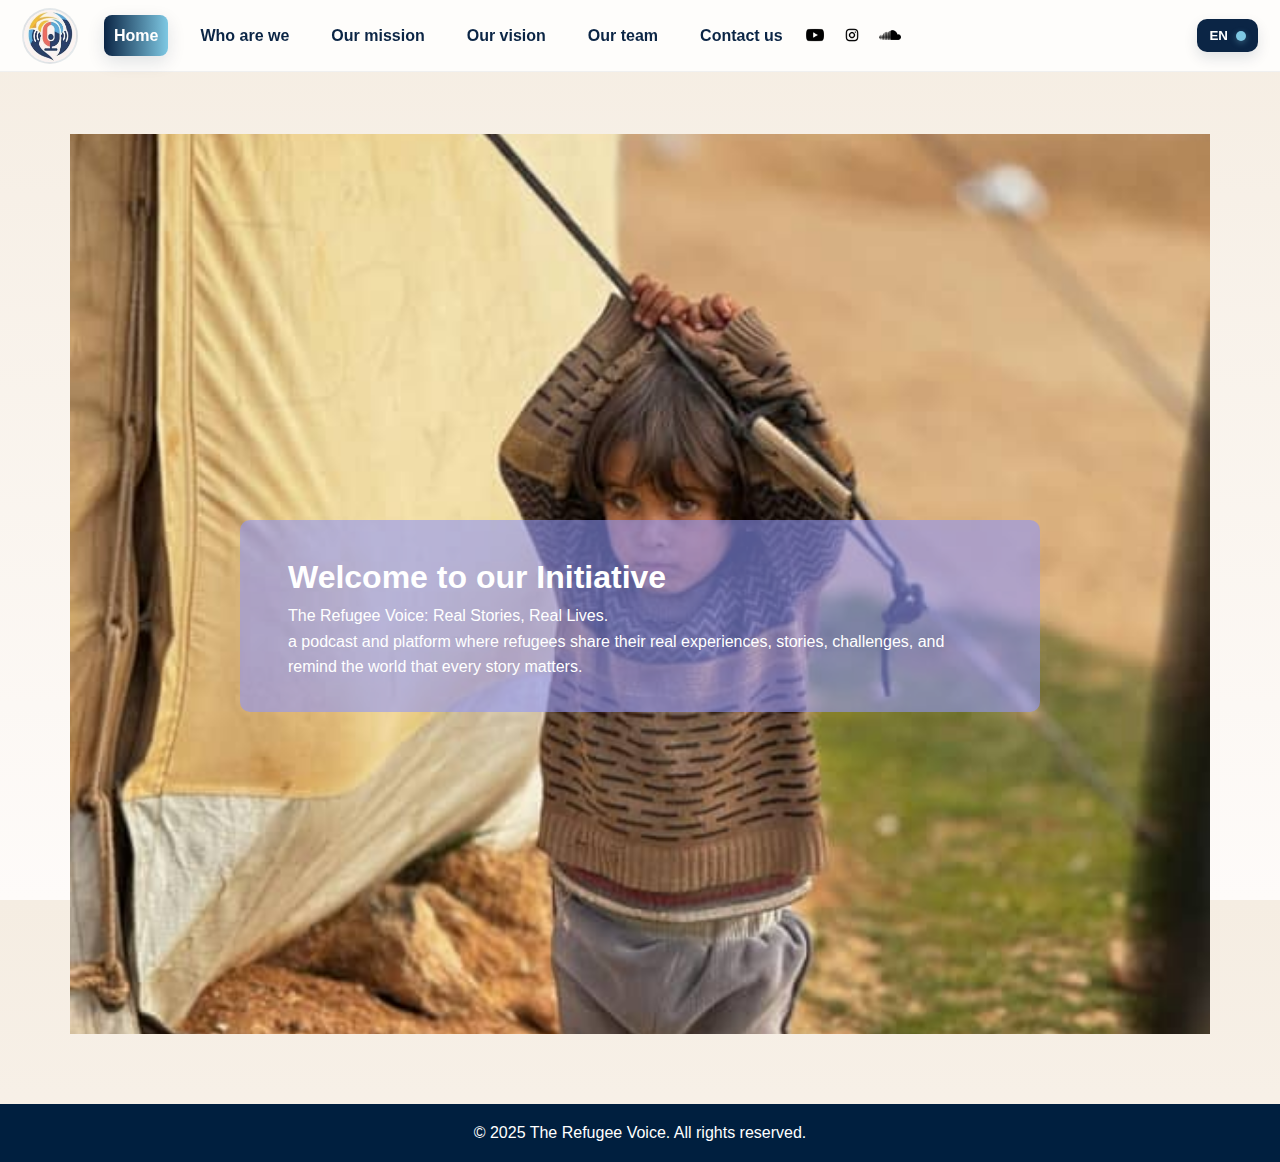
<file: index.html>
<!doctype html>
<html lang="en" dir="ltr">
<head>
  <meta charset="utf-8" />
  <meta name="viewport" content="width=device-width,initial-scale=1" />
  <title data-en="Home - The Refugee Voice" data-ar="الرئيسية - صوت اللاجئ">Home - The Refugee Voice</title>
  <link rel="website icon" type="jpg" href="The Refugee Voice logo.jpg">
  <link rel="stylesheet" href="TRV.css">
</head>
<body>
  </head>
<body>
  <header class="header">
    <div style="display:flex; align-items:center; gap:12px;">
      <div class="logo-circle">
        <img src="The Refugee Voice logo.jpg" alt="logo">
      </div>
      <nav class="nav" aria-label="Primary">
        <a href="index.html" data-en="Home" data-ar="الرئيسية">Home</a>
        <a href="who.html" data-en="Who are we" data-ar="من نحن">Who are we</a>
        <a href="mission.html" data-en="Our mission" data-ar="مهمتنا">Our mission</a>
        <a href="vision.html" data-en="Our vision" data-ar="رؤيتنا">Our vision</a>
        <a href="team.html" data-en="Our team" data-ar="فريقنا">Our team</a>
        <a href="contact.html" data-en="Contact us" data-ar="اتصل بنا">Contact us</a>
      </nav>
      <div class="social-icons">
        <a href="https://youtube.com/@therefugeevoice?si=Zocd-Tin-MhrXB-x" target="_blank">
            <img class="youtube-icon" src="youtube icon.png">
        </a> 
        <a href="https://www.instagram.com/the.refugee.voice?igsh=MTJkem1xbHh4c3VsZA==" target="_blank">
            <img class="instagram-icon" src="instagram icon.png">
        </a> 
        <a href="https://on.soundcloud.com/TlsV9k1nKz6dkQgc73" target="_blank">
            <img class="soundcloud-icon" src="soundcloud icon.png">
        </a>
      </div>
    </div>
    <div class="controls">
      <button class="lang-toggle" aria-label="Toggle language">EN<span class="dot"></span></button>
      <button class="hamburger" aria-label="Open menu">
        <span class="bar"></span>
      </button>
      <div class="mobile-nav" style="display:none">
        <a href="index.html" data-en="Home" data-ar="الرئيسية">Home</a>
        <a href="who.html" data-en="Who are we" data-ar="من نحن">Who are we</a>
        <a href="mission.html" data-en="Our mission" data-ar="مهمتنا">Our mission</a>
        <a href="vision.html" data-en="Our vision" data-ar="رؤيتنا">Our vision</a>
        <a href="team.html" data-en="Our team" data-ar="فريقنا">Our team</a>
        <a href="contact.html" data-en="Contact us" data-ar="اتصل بنا">Contact us</a>
      </div>
    </div>
  </header>

  <main class="container">
    <section id="home" class="page hero">
  <!-- Hero image slideshow -->
  <div class="hero-slideshow">
    <img src="refugee pic1.jpg" alt="Hero 1" class="active">
    <img src="refugee pic2.jpg" alt="Hero 2">
    <img src="refugee pic3.jpg" alt="Hero 3">
    <img src="refugee pic4.jpg" alt="Hero 4">
    <img src="refugee pic5.jpg" alt="Hero 5">
  </div>

  <!-- Text overlay -->
  <div class="hero-content">
    <h1 data-en="Welcome to our Initiative" data-ar="مرحبًا بكم في مبادرتنا">
      Welcome to our Initiative
    </h1>
    <p data-en="The Refugee Voice: Real Stories, Real Lives." data-ar="صوت اللاجئ : قصص حقيقية، حياة حقيقية.">
      This is a sample text for the home section.
    </p>
    <p data-en="a podcast and platform where refugees share their real experiences,
 stories, challenges, and remind the world that every story matters." 
 data-ar="صوت اللاجئ هو بودكاست ومنصة حيث يشارك اللاجئون تجاربهم وقصصهم،
 وتحدياتهم، ويذكّرون العالم أن كل قصة مهمة.">
     a podcast and platform where refugees share their real experiences,
 stories, challenges, and remind the world that every story matters.
    </p>
  </div>

    </main>
    <footer>
      <p data-en="&copy; 2025 The Refugee Voice. All rights reserved."
        data-ar="© 2025 صوت اللاجئ. جميع الحقوق محفوظة.">
        &copy; 2025 The Refugee Voice. All rights reserved.</p>
    </footer>
  

  <script src="TRV.js"></script>
</body>
</html>
</file>
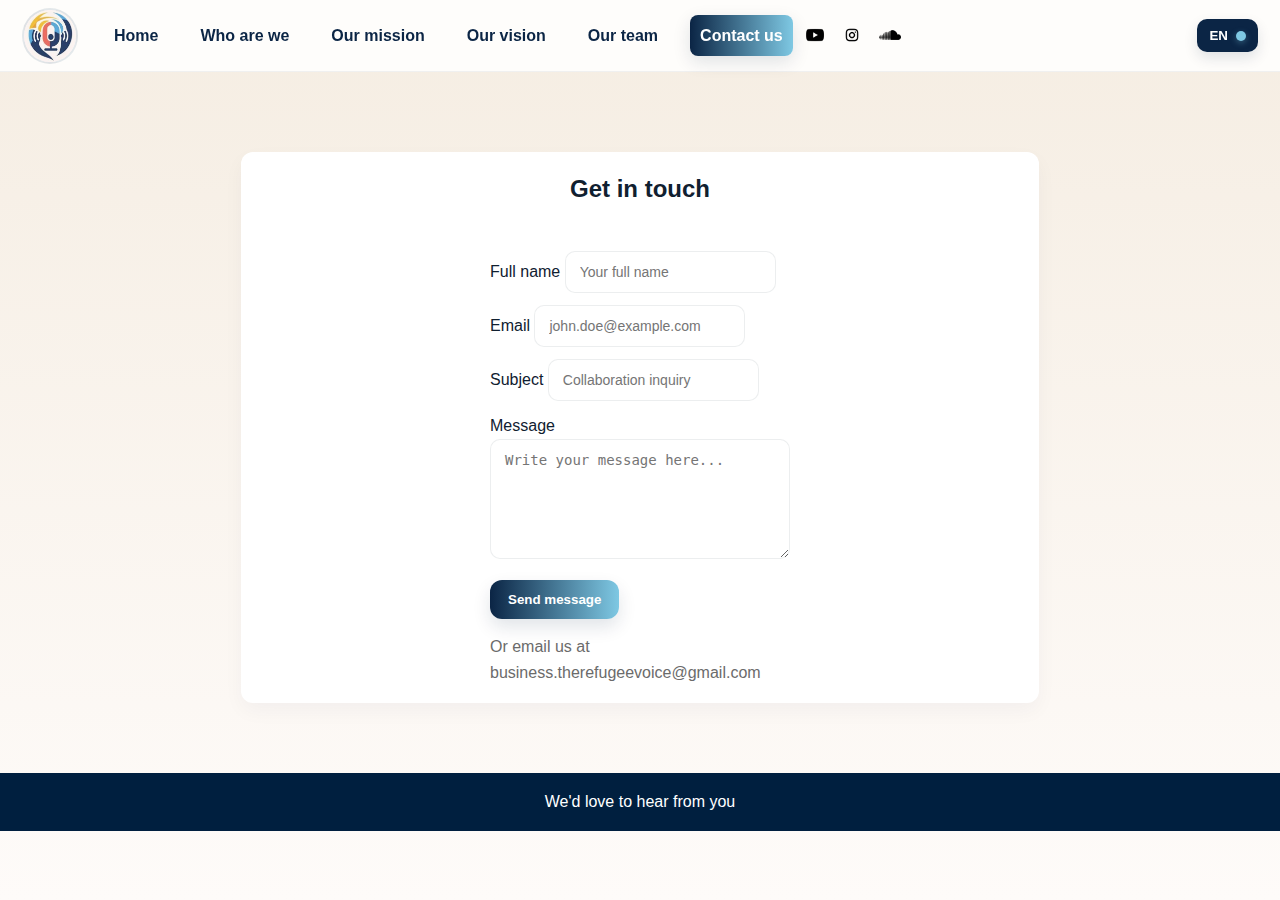
<file: contact.html>
<!doctype html>
<html lang="en" dir="ltr">
<head>
  <meta charset="utf-8" />
  <meta name="viewport" content="width=device-width,initial-scale=1" />
  <title data-en="Contact us - The Refugee Voice" data-ar="اتصل بنا - صوت اللاجئ">Contact us - The Refugee Voice</title>
  <link rel="website icon" type="jpg" href="The Refugee Voice logo.jpg">
  <link rel="stylesheet" href="TRV.css">
</head>
<body>
  <header class="header">
    <div style="display:flex; align-items:center; gap:12px;">
      <div class="logo-circle"><img src="The Refugee Voice logo.jpg" alt="logo"></div>
      <nav class="nav" aria-label="Primary">
        <a href="index.html" data-en="Home" data-ar="الرئيسية">Home</a>
        <a href="who.html" data-en="Who are we" data-ar="من نحن">Who are we</a>
        <a href="mission.html" data-en="Our mission" data-ar="مهمتنا">Our mission</a>
        <a href="vision.html" data-en="Our vision" data-ar="رؤيتنا">Our vision</a>
        <a href="team.html" data-en="Our team" data-ar="فريقنا">Our team</a>
        <a href="contact.html" data-en="Contact us" data-ar="اتصل بنا">Contact us</a>
      </nav>
      <div class="social-icons">
        <a href="https://youtube.com/@therefugeevoice?si=Zocd-Tin-MhrXB-x" target="_blank">
            <img class="youtube-icon" src="youtube icon.png">
        </a> 
        <a href="https://www.instagram.com/the.refugee.voice?igsh=MTJkem1xbHh4c3VsZA==" target="_blank">
            <img class="instagram-icon" src="instagram icon.png">
        </a> 
        
        <a href="https://on.soundcloud.com/TlsV9k1nKz6dkQgc73" target="_blank">
            <img class="soundcloud-icon" src="soundcloud icon.png">
        </a>
      </div>
    </div>

    <div class="controls">
      <button class="lang-toggle">EN<span class="dot"></span></button>
      <button class="hamburger"><span class="bar"></span></button>
      <div class="mobile-nav" style="display:none">
        <a href="home.html" data-en="Home" data-ar="الرئيسية">Home</a>
        <a href="who.html" data-en="Who are we" data-ar="من نحن">Who are we</a>
        <a href="mission.html" data-en="Our mission" data-ar="مهمتنا">Our mission</a>
        <a href="vision.html" data-en="Our vision" data-ar="رؤيتنا">Our vision</a>
        <a href="team.html" data-en="Our team" data-ar="فريقنا">Our team</a>
        <a href="contact.html" data-en="Contact us" data-ar="اتصل بنا">Contact us</a>
      </div>
    </div>
  </header>

  <main class="container" style="display: flex; justify-content: center;">
    <section class="card fade-up visible" style="width: 70%; display: flex; flex-direction: column; justify-content: space-between; align-items: center;">
      <h2 data-en="Get in touch" data-ar="تواصل معنا">Get in touch</h2>
      <p class="page-sub" data-en="Send us a message or request — we reply within a few working days."
        data-ar="أرسل لنا رسالة أو طلبًا — نرد خلال أيام العمل.">Contact us</p>
      <form action="https://getform.io/f/bzygovga" method="POST">
        <div style="margin-top:12px">
            <label data-en="Full name" data-ar="الاسم الكامل">Full name</label>
            <input type="text" name="name" placeholder="" data-en="Your full name" data-ar="اسمك الكامل" />
          </div>
        
        <div style="margin-top:12px">
            <label data-en="Email" data-ar="البريد الإلكتروني">Email</label>
            <!-- placeholder includes sample name → this satisfies "email placeholder with names" -->
            <input type="email" name="email"
                   data-en="john.doe@example.com"
                   data-ar="john.doe@example.com"
                   data-ph-en="john.doe@example.com"
                   data-ph-ar="john.doe@example.com"
                   placeholder="john.doe@example.com"
                   />
        </div>
      
        <div style="margin-top:12px">
          <label data-en="Subject" data-ar="الموضوع">Subject</label>
          <input type="text" name="subject" data-en="Collaboration inquiry" data-ar="استفسار تعاون" placeholder="">
        </div>

        <div style="margin-top:12px">
          <label style="display: block;" class="message" data-en="Message" data-ar="الرسالة">Message</label>
          <textarea class="textarea" name="message" data-en="Write your message here..." data-ar="اكتب رسالتك هنا..."></textarea>
        </div>

        <div style="margin-top:14px; display:flex; gap:12px;">
          <button class="cta" type="submit" data-en="Send message" data-ar="إرسال الرسالة">Send message</button> </div>
        <div class="contact-email" style="color:var(--muted); margin-top: 15px; width: 150px;"
          data-en="Or email us at business.therefugeevoice@gmail.com"
          data-ar="أو راسلنا على business.therefugeevoice@gmail.com">Or email us</div>  
      </form>
    </section>
  </main>

    <footer class="footer fade-up">
      <div data-en="We'd love to hear from you" data-ar="نود سماع رأيك">We'd love to hear from you</div>
    </footer>

  <script src="TRV.js"></script>
</body>
</html>
</file>
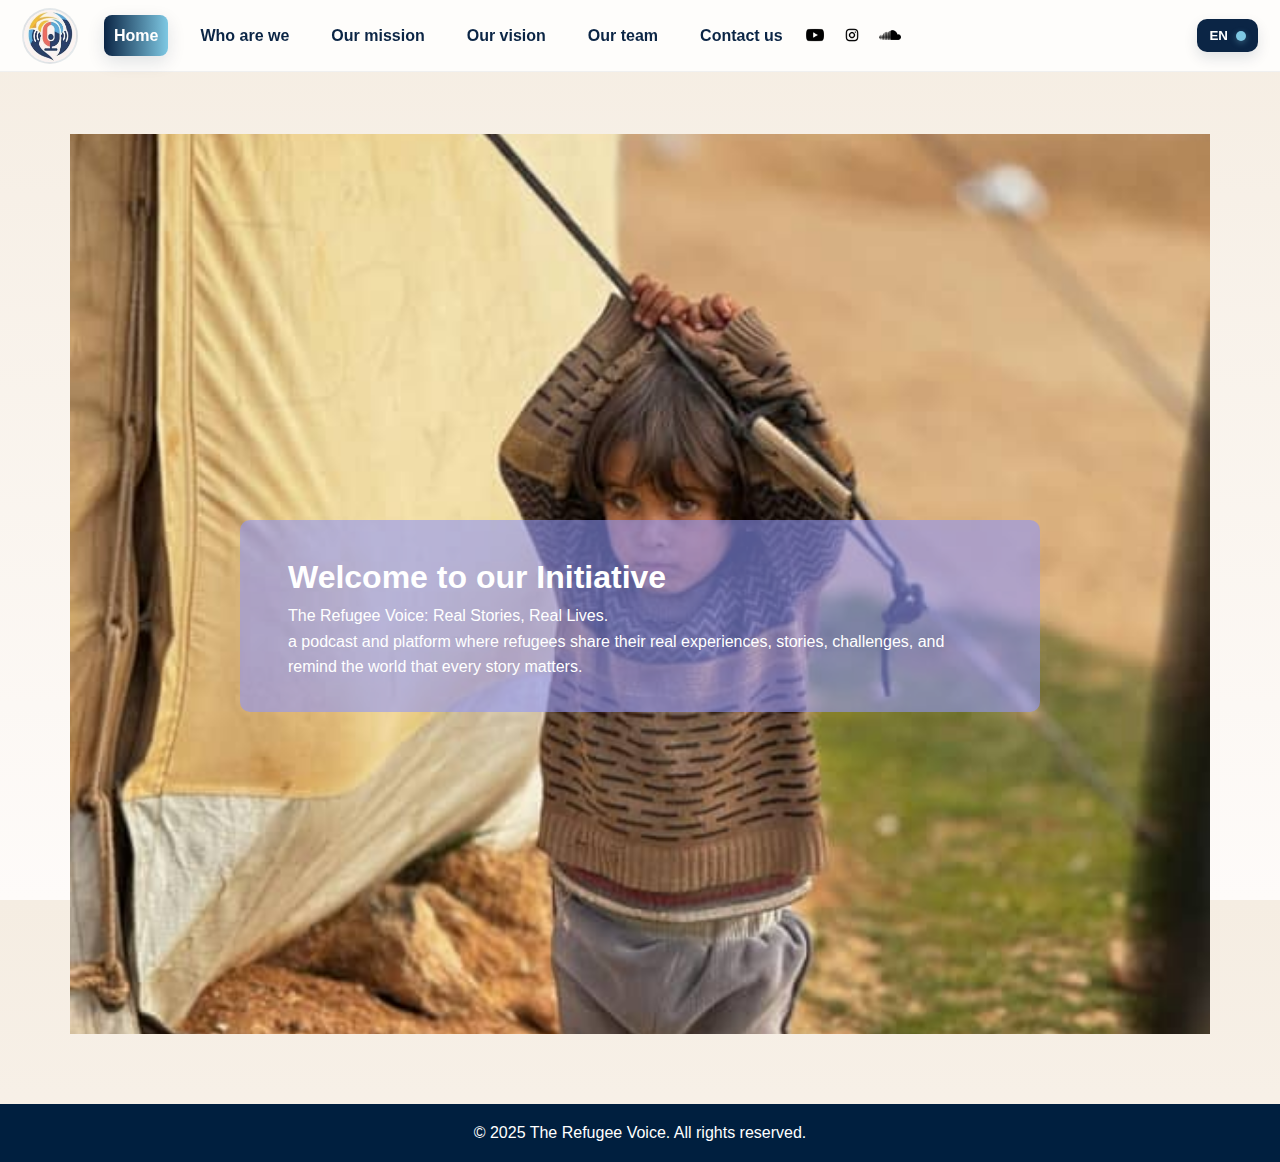
<file: home.html>
<!doctype html>
<html lang="en" dir="ltr">
<head>
  <meta charset="utf-8" />
  <meta name="viewport" content="width=device-width,initial-scale=1" />
  <title data-en="Home - The Refugee Voice" data-ar="الرئيسية - صوت اللاجئ">Home - The Refugee Voice</title>
  <link rel="website icon" type="jpg" href="The Refugee Voice logo.jpg">
  <link rel="stylesheet" href="TRV.css">
</head>
<body>
  </head>
<body>
  <header class="header">
    <div style="display:flex; align-items:center; gap:12px;">
      <div class="logo-circle">
        <img src="The Refugee Voice logo.jpg" alt="logo">
      </div>
      <nav class="nav" aria-label="Primary">
        <a href="home.html" data-en="Home" data-ar="الرئيسية">Home</a>
        <a href="who.html" data-en="Who are we" data-ar="من نحن">Who are we</a>
        <a href="mission.html" data-en="Our mission" data-ar="مهمتنا">Our mission</a>
        <a href="vision.html" data-en="Our vision" data-ar="رؤيتنا">Our vision</a>
        <a href="team.html" data-en="Our team" data-ar="فريقنا">Our team</a>
        <a href="contact.html" data-en="Contact us" data-ar="اتصل بنا">Contact us</a>
      </nav>
      <div class="social-icons">
        <a href="https://youtube.com/@therefugeevoice?si=Zocd-Tin-MhrXB-x" target="_blank">
            <img class="youtube-icon" src="youtube icon.png">
        </a> 
        <a href="https://www.instagram.com/the.refugee.voice?igsh=MTJkem1xbHh4c3VsZA==" target="_blank">
            <img class="instagram-icon" src="instagram icon.png">
        </a> 
        <a href="https://on.soundcloud.com/TlsV9k1nKz6dkQgc73" target="_blank">
            <img class="soundcloud-icon" src="soundcloud icon.png">
        </a>
      </div>
    </div>
    <div class="controls">
      <button class="lang-toggle" aria-label="Toggle language">EN<span class="dot"></span></button>
      <button class="hamburger" aria-label="Open menu">
        <span class="bar"></span>
      </button>
      <div class="mobile-nav" style="display:none">
        <a href="home.html" data-en="Home" data-ar="الرئيسية">Home</a>
        <a href="who.html" data-en="Who are we" data-ar="من نحن">Who are we</a>
        <a href="mission.html" data-en="Our mission" data-ar="مهمتنا">Our mission</a>
        <a href="vision.html" data-en="Our vision" data-ar="رؤيتنا">Our vision</a>
        <a href="team.html" data-en="Our team" data-ar="فريقنا">Our team</a>
        <a href="contact.html" data-en="Contact us" data-ar="اتصل بنا">Contact us</a>
      </div>
    </div>
  </header>

  <main class="container">
    <section id="home" class="page hero">
  <!-- Hero image slideshow -->
  <div class="hero-slideshow">
    <img src="refugee pic1.jpg" alt="Hero 1" class="active">
    <img src="refugee pic2.jpg" alt="Hero 2">
    <img src="refugee pic3.jpg" alt="Hero 3">
    <img src="refugee pic4.jpg" alt="Hero 4">
    <img src="refugee pic5.jpg" alt="Hero 5">
  </div>

  <!-- Text overlay -->
  <div class="hero-content">
    <h1 data-en="Welcome to our Initiative" data-ar="مرحبًا بكم في مبادرتنا">
      Welcome to our Initiative
    </h1>
    <p data-en="The Refugee Voice: Real Stories, Real Lives." data-ar="صوت اللاجئ : قصص حقيقية، حياة حقيقية.">
      This is a sample text for the home section.
    </p>
    <p data-en="a podcast and platform where refugees share their real experiences,
 stories, challenges, and remind the world that every story matters." 
 data-ar="صوت اللاجئ هو بودكاست ومنصة حيث يشارك اللاجئون تجاربهم وقصصهم،
 وتحدياتهم، ويذكّرون العالم أن كل قصة مهمة.">
     a podcast and platform where refugees share their real experiences,
 stories, challenges, and remind the world that every story matters.
    </p>
  </div>

    </main>
    <footer>
      <p data-en="&copy; 2025 The Refugee Voice. All rights reserved."
        data-ar="© 2025 صوت اللاجئ. جميع الحقوق محفوظة.">
        &copy; 2025 The Refugee Voice. All rights reserved.</p>
    </footer>
  

  <script src="TRV.js"></script>
</body>
</html>
</file>
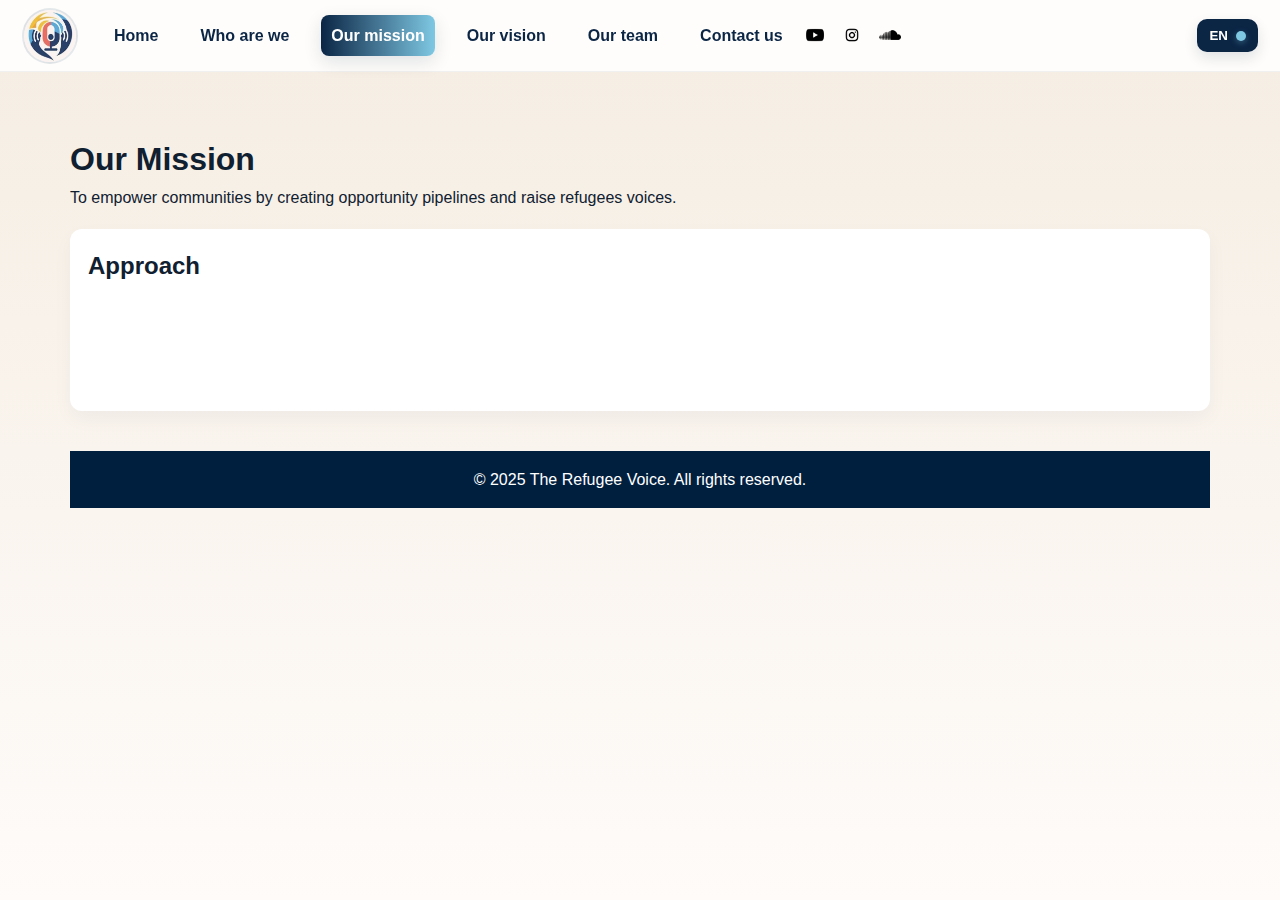
<file: mission.html>
<!doctype html>
<html lang="en" dir="ltr">
<head>
  <meta charset="utf-8" />
  <meta name="viewport" content="width=device-width,initial-scale=1" />
  <title data-en="Our mission - The Refugee Voice" data-ar="مهمتنا - صوت اللاجئ">Our mission - The Refugee Voice</title>
  <link rel="website icon" type="jpg" href="The Refugee Voice logo.jpg">
  <link rel="stylesheet" href="TRV.css">
</head>
<body>
  </head>
<body>
  <header class="header">
    <div style="display:flex; align-items:center; gap:12px;">
      <div class="logo-circle">
        <img src="The Refugee Voice logo.jpg" alt="logo">
      </div>
      <nav class="nav" aria-label="Primary">
        <a href="index.html" data-en="Home" data-ar="الرئيسية">Home</a>
        <a href="who.html" data-en="Who are we" data-ar="من نحن">Who are we</a>
        <a href="mission.html" data-en="Our mission" data-ar="مهمتنا">Our mission</a>
        <a href="vision.html" data-en="Our vision" data-ar="رؤيتنا">Our vision</a>
        <a href="team.html" data-en="Our team" data-ar="فريقنا">Our team</a>
        <a href="contact.html" data-en="Contact us" data-ar="اتصل بنا">Contact us</a>
      </nav>
      <div class="social-icons">
        <a href="https://youtube.com/@therefugeevoice?si=Zocd-Tin-MhrXB-x" target="_blank">
            <img class="youtube-icon" src="youtube icon.png">
        </a> 
        <a href="https://www.instagram.com/the.refugee.voice?igsh=MTJkem1xbHh4c3VsZA==" target="_blank">
            <img class="instagram-icon" src="instagram icon.png">
        </a> 
        
        <a href="https://on.soundcloud.com/TlsV9k1nKz6dkQgc73" target="_blank">
            <img class="soundcloud-icon" src="soundcloud icon.png">
        </a>
      </div>
    </div>

    <div class="controls">
      <button class="lang-toggle" aria-label="Toggle language">EN<span class="dot"></span></button>
      <button class="hamburger" aria-label="Open menu">
        <span class="bar"></span>
      </button>
      <div class="mobile-nav" style="display:none">
        <a href="index.html" data-en="Home" data-ar="الرئيسية">Home</a>
        <a href="who.html" data-en="Who are we" data-ar="من نحن">Who are we</a>
        <a href="mission.html" data-en="Our mission" data-ar="مهمتنا">Our mission</a>
        <a href="vision.html" data-en="Our vision" data-ar="رؤيتنا">Our vision</a>
        <a href="team.html" data-en="Our team" data-ar="فريقنا">Our team</a>
        <a href="contact.html" data-en="Contact us" data-ar="اتصل بنا">Contact us</a>
      </div>
    </div>
  </header>

  <main class="container">
    <section class="page-hero fade-up">
      <div>
        <h1 class="page-title" data-en="Our Mission" data-ar="مهمتنا">Our Mission</h1>
        <p class="page-sub" data-en="To empower communities by creating opportunity pipelines and raise refugees voices."
         data-ar=" تمكين المجتمعات عبر خلق قنوات للفرص رفع اصوات اللاجئين.">Our mission sub</p>
      </div>
    </section>

    <section class="card mission-card fade-up">
      <h2 data-en="Approach" data-ar="النهج">Approach</h2>
      <p data-en="1 ⦁ We work to provide a safe, respectful space where stories can be told openly and honestly,
      without fear of being judged or misrepresented."
      data-ar="١ ⦁ نحن نعمل على توفير مساحة آمنة ومحترمة يمكن فيها سرد القصص بانفتاح وصدق، دون خوف من الحكم أو التشويه.">
      1 ⦁ We work to provide a safe, respectful space where stories can be told openly and honestly,
      without fear of being judged or misrepresented.
      </p>
      <p data-en="2 ⦁ We work on challenging stereotypes and break down the harmful labels that reduce refugees to numbers,
      headlines, or statistics."
      data-ar="٢ ⦁ نحن نعمل على تحدي الصور النمطية وكسر التصنيفات الضارة التي تختزل اللاجئين إلى أرقام أو عناوين أو إحصاءات.">
      2 ⦁ We work to challenge stereotypes and break down the harmful labels that reduce refugees to numbers,
      headlines, or statistics."
      </p>
      <p data-en="3 ⦁ We try to establish human rapports and spread empathy.
      We believe stories have the power to open hearts and change minds."
      data-ar="٣ ⦁ نحاول بناء علاقات إنسانية ونشر التعاطف. نحن نؤمن أن للقصص قوة على فتح القلوب وتغيير العقول.">
      3 ⦁ We try to establish human rapports and spread empathy.
      We believe stories have the power to open hearts and change minds.
      </p>
      <p data-en="4 ⦁ Amplifying refugee voices so they can inspire,
      inform, and remind the world that we are not just stories from the past, but also part of the future."
      data-ar="٤ ⦁ تعزيز أصوات اللاجئين ليتمكنوا من الإلهام، والإفادة، وتذكير العالم بأننا لسنا قصص من الماضي فحسب، بل جزء من المستقبل أيضًا.">
      4 ⦁ Amplifying refugee voices so they can inspire,
      inform, and remind the world that we are not just stories from the past, but also part of the future.
      </p>
    </section>

    <footer>
      <p data-en="&copy; 2025 The Refugee Voice. All rights reserved."
        data-ar="© 2025 صوت اللاجئ. جميع الحقوق محفوظة.">
        &copy; 2025 The Refugee Voice. All rights reserved.</p>
    </footer>
  </main>

  <script src="TRV.js"></script>
</body>
</html>
</file>
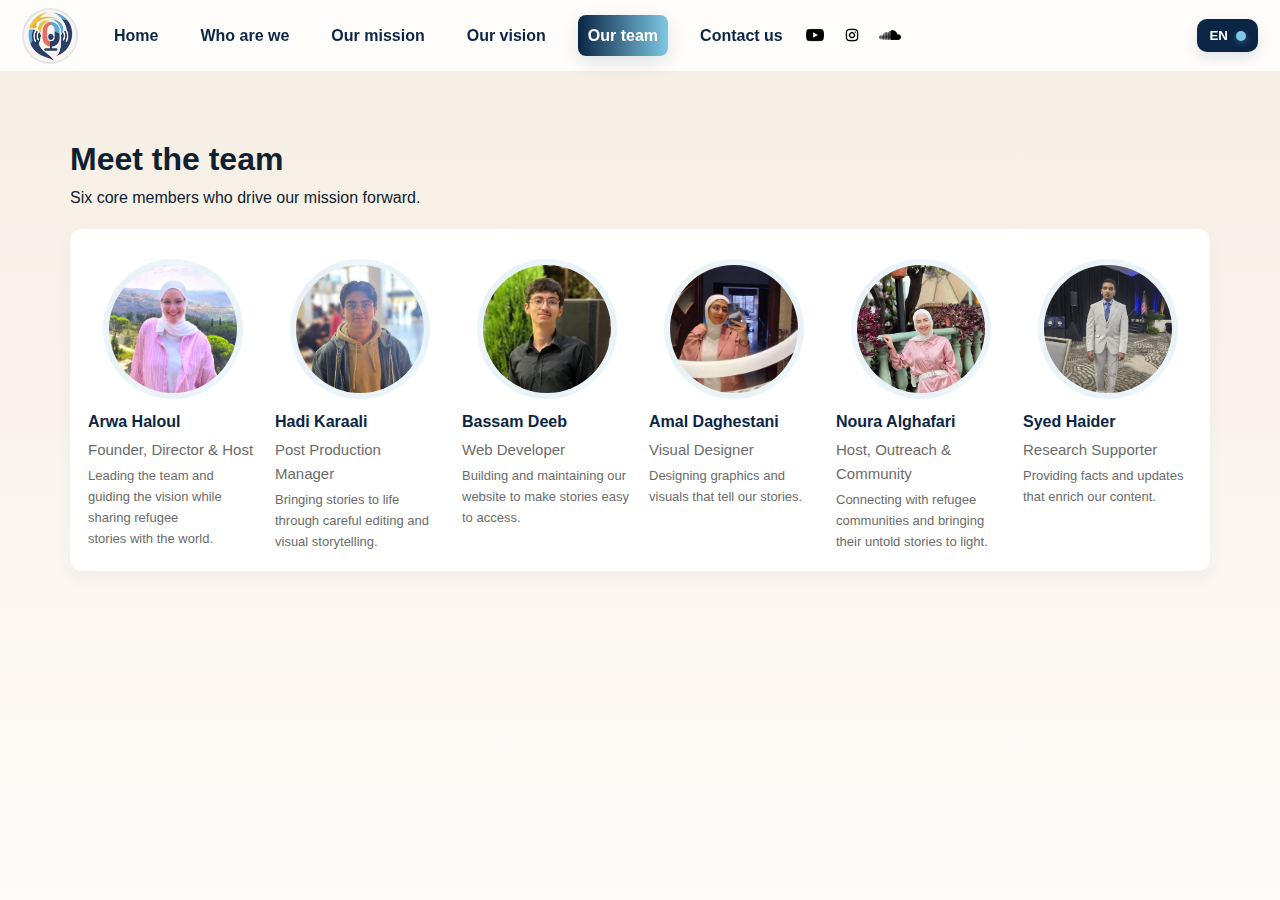
<file: team.html>
<!doctype html>
<html lang="en" dir="ltr">
<head>
  <meta charset="utf-8" />
  <meta name="viewport" content="width=device-width,initial-scale=1" />
  <title data-en="Our team - The Refugee Voice" data-ar="فريقنا - صوت اللاجئ">Our team - The Refugee Voice</title>
  <link rel="website icon" type="jpg" href="The Refugee Voice logo.jpg">
  <link rel="stylesheet" href="TRV.css">
</head>
<body>
  </head>
<body>
  <header class="header">
    <div style="display:flex; align-items:center; gap:12px;">
      <div class="logo-circle">
        <img src="The Refugee Voice logo.jpg" alt="logo">
      </div>
      <nav class="nav" aria-label="Primary">
        <a href="index.html" data-en="Home" data-ar="الرئيسية">Home</a>
        <a href="who.html" data-en="Who are we" data-ar="من نحن">Who are we</a>
        <a href="mission.html" data-en="Our mission" data-ar="مهمتنا">Our mission</a>
        <a href="vision.html" data-en="Our vision" data-ar="رؤيتنا">Our vision</a>
        <a href="team.html" data-en="Our team" data-ar="فريقنا">Our team</a>
        <a href="contact.html" data-en="Contact us" data-ar="اتصل بنا">Contact us</a>
      </nav>
      <div class="social-icons">
        <a href="https://youtube.com/@therefugeevoice?si=Zocd-Tin-MhrXB-x" target="_blank">
            <img class="youtube-icon" src="youtube icon.png">
        </a> 
        <a href="https://www.instagram.com/the.refugee.voice?igsh=MTJkem1xbHh4c3VsZA==" target="_blank">
            <img class="instagram-icon" src="instagram icon.png">
        </a> 
        
        <a href="https://on.soundcloud.com/TlsV9k1nKz6dkQgc73" target="_blank">
            <img class="soundcloud-icon" src="soundcloud icon.png">
        </a>
      </div>
    </div>

    <div class="controls">
      <button class="lang-toggle" aria-label="Toggle language">EN<span class="dot"></span></button>
      <button class="hamburger" aria-label="Open menu">
        <span class="bar"></span>
      </button>
      <div class="mobile-nav" style="display:none">
        <a href="index.html" data-en="Home" data-ar="الرئيسية">Home</a>
        <a href="who.html" data-en="Who are we" data-ar="من نحن">Who are we</a>
        <a href="mission.html" data-en="Our mission" data-ar="مهمتنا">Our mission</a>
        <a href="vision.html" data-en="Our vision" data-ar="رؤيتنا">Our vision</a>
        <a href="team.html" data-en="Our team" data-ar="فريقنا">Our team</a>
        <a href="contact.html" data-en="Contact us" data-ar="اتصل بنا">Contact us</a>
      </div>
    </div>
  </header>

  <main class="container">
    <section class="page-hero fade-up">
      <div>
        <h1 class="page-title" data-en="Meet the team" data-ar="تعرف على الفريق">Meet the team</h1>
        <p class="page-sub" data-en="Six core members who drive our mission forward." data-ar="ستة أعضاء أساسيين يدفعون مهمتنا قدماً.">Meet the team</p>
      </div>
    </section>

    <section class="card fade-up">
      <div class="team-grid">
        <!-- Member 1 -->
        <div class="team-member">
          <div class="avatar">
            <img src="arwa's pic.jpg" alt="Member 1">
          </div>
          <div class="member-name" data-en="Arwa Haloul" data-ar="أروى حالول">Arwa Haloul</div>
          <div class="member-role" data-en="Founder, Director & Host " data-ar="المؤسسة، المديرة والمُقدمة">Founder, Director & Host</div>
          <div class="member-role-exp" data-en="Leading the team and guiding
             the vision while sharing refugee stories with the world."
            data-ar="تقود الفريق وتوجّه الرؤية بينما تشارك قصص اللاجئين مع العالم.">
            Leading the team and guiding the vision while sharing refugee stories with the world.</div>
        </div>

        <!-- Member 2 -->
        <div class="team-member">
          <div class="avatar">
            <img src="hadi's pic.jpg" alt="Member 2">
          </div>
          <div class="member-name" data-en="Hadi Karaali" data-ar="هادي قرة علي">Hadi Karaali</div>
          <div class="member-role" data-en="Post Production Manager" data-ar="مدير ما بعد الإنتاج">Post Production Manager</div>
          <div class="member-role-exp" data-en="Bringing stories to life through careful editing and visual storytelling."
          data-ar="يُعيد إحياء القصص من خلال التحرير الدقيق والسرد البصري.">
          Bringing stories to life through careful editing and visual storytelling.</div>
        </div>

        <!-- Member 3 -->
        <div class="team-member">
          <div class="avatar">
            <img src="bassam's pic.jpg" alt="Member 3"> 
          </div>
          <div class="member-name" data-en="Bassam Deeb" data-ar="بسام ديب">Bassam Deeb</div>
          <div class="member-role" data-en="Web Developer" data-ar="مطوّر الويب">Web Developer</div>
          <div class="member-role-exp"  data-en="Building and maintaining our website to make stories easy to access."
          data-ar="يبني ويُدير موقعنا الإلكتروني لتسهيل الوصول إلى القصص.">
          Building and maintaining our website to make stories easy to access.</div>
        </div>

        <!-- Member 4 -->
        <div class="team-member">
          <div class="avatar">
            <img src="amal's pic.jpg" alt="Member 4">
          </div>
          <div class="member-name" data-en="Amal Daghestani" data-ar="أمل داغستاني">Amal Daghestani</div>
          <div class="member-role" data-en="Visual Designer" data-ar="المصممة البصرية">Visual Designer</div>
          <div class="member-role-exp"  data-en="Designing graphics and visuals that tell our stories."
          data-ar="تصمّم الرسومات والمرئيات التي تروي قصصنا.">
          Designing graphics and visuals that tell our stories.</div>
        </div>

        <!-- Member 5 -->
        <div class="team-member">
          <div class="avatar">
            <img src="noura's pic.jpg" alt="Member 5">
          </div>
          <div class="member-name" data-en="Noura Alghafari" data-ar="نورا الغفري">Noura Alghafari</div>
          <div class="member-role" data-en="Host, Outreach & Community"data-ar="المُقدمة، التواصل والمجتمع">Host, Outreach & Community</div>
          <div class="member-role-exp" data-en="Connecting with refugee communities and bringing their untold stories to light."
          data-ar="تتواصل مع مجتمعات اللاجئين وتُبرز قصصهم غير المروية.">
          Connecting with refugee communities and bringing their untold stories to light.</div>
        </div>
        <!--Member 6-->
        <div class="team-member">
          <div class="avatar">
            <img src="syed's pic.jpg" alt="Member 5">
          </div>
          <div class="member-name" data-en="Syed Haider" data-ar="سايد هايدر">Syed Haider</div>
          <div class="member-role" data-en="Research Supporter" data-ar="داعم بحثي">Research Supporter</div>
          <div class="member-role-exp" data-en="Providing facts and updates that enrich our content."
          data-ar="يُقدّم الحقائق والتحديثات التي تُثري محتوانا.">
          Providing facts and updates that enrich our content.</div>
        </div>
      </div>
    </section>
  </main>

  <script src="TRV.js"></script>
</body>
</html>
</file>
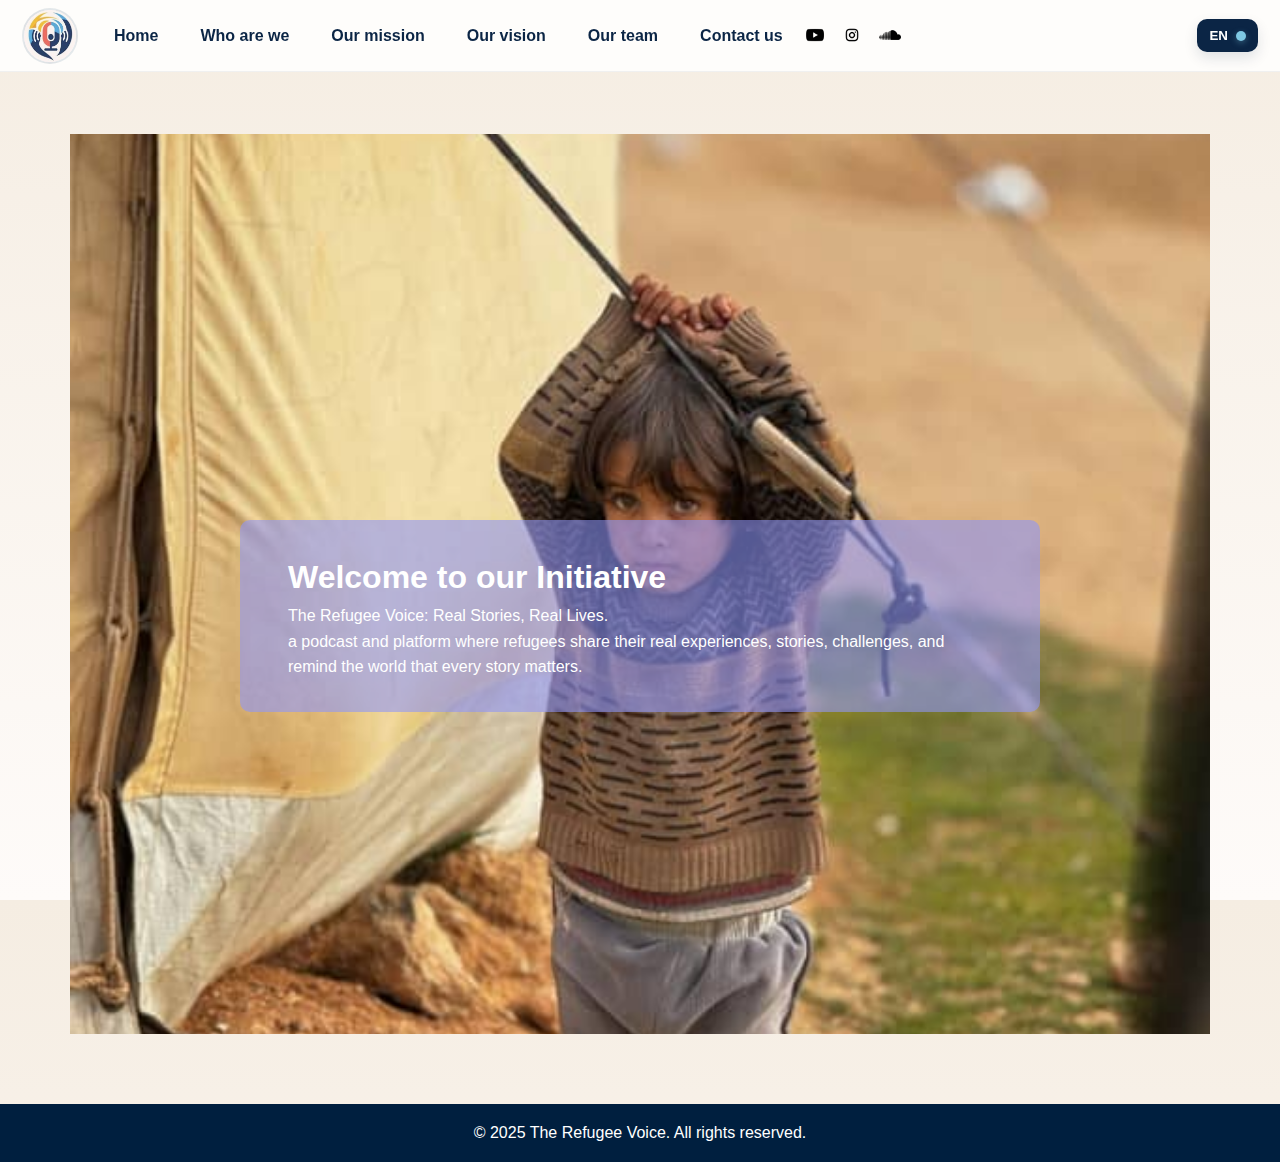
<file: TRV home.html>
<!doctype html>
<html lang="en" dir="ltr">
<head>
  <meta charset="utf-8" />
  <meta name="viewport" content="width=device-width,initial-scale=1" />
  <title data-en="Home - The Refugee Voice" data-ar="الرئيسية - صوت اللاجئ">Home - The Refugee Voice</title>
  <link rel="website icon" type="jpg" href="The Refugee Voice logo.jpg">
  <link rel="stylesheet" href="TRV.css">
</head>
<body>
  <header class="header">
    <div style="display:flex; align-items:center; gap:12px;">
      <div class="logo-circle">
        <img src="The Refugee Voice logo.jpg" alt="logo">
      </div>
      <nav class="nav" aria-label="Primary">
        <a href="TRV home.html" data-en="Home" data-ar="الرئيسية">Home</a>
        <a href="TRV who.html" data-en="Who are we" data-ar="من نحن">Who are we</a>
        <a href="TRV mission.html" data-en="Our mission" data-ar="مهمتنا">Our mission</a>
        <a href="TRV vision.html" data-en="Our vision" data-ar="رؤيتنا">Our vision</a>
        <a href="TRV team.html" data-en="Our team" data-ar="فريقنا">Our team</a>
        <a href="TRV contact.html" data-en="Contact us" data-ar="اتصل بنا">Contact us</a>
      </nav>
      <div class="social-icons">
        <a href="https://youtube.com/@therefugeevoice?si=Zocd-Tin-MhrXB-x" target="_blank">
            <img class="youtube-icon" src="youtube icon.png">
        </a> 
        <a href="https://www.instagram.com/the.refugee.voice?igsh=MTJkem1xbHh4c3VsZA==" target="_blank">
            <img class="instagram-icon" src="instagram icon.png">
        </a> 
        
        <a href="https://on.soundcloud.com/TlsV9k1nKz6dkQgc73" target="_blank">
            <img class="soundcloud-icon" src="soundcloud icon.png">
        </a>
      </div>
    </div>

    <div class="controls">
      <button class="lang-toggle" aria-label="Toggle language">EN<span class="dot"></span></button>
      <button class="hamburger" aria-label="Open menu">
        <span class="bar"></span>
      </button>
      <div class="mobile-nav" style="display:none">
        <a href="TRV home.html" data-en="Home" data-ar="الرئيسية">Home</a>
        <a href="TRV who.html" data-en="Who are we" data-ar="من نحن">Who are we</a>
        <a href="TRV mission.html" data-en="Our mission" data-ar="مهمتنا">Our mission</a>
        <a href="TRV vision.html" data-en="Our vision" data-ar="رؤيتنا">Our vision</a>
        <a href="TRV team.html" data-en="Our team" data-ar="فريقنا">Our team</a>
        <a href="TRV contact.html" data-en="Contact us" data-ar="اتصل بنا">Contact us</a>
      </div>
    </div>
  </header>

  <main class="container">
    <section id="home" class="page hero">
  <!-- Hero image slideshow -->
  <div class="hero-slideshow">
    <img src="refugee pic1.jpg" alt="Hero 1" class="active">
    <img src="refugee pic2.jpg" alt="Hero 2">
    <img src="refugee pic3.jpg" alt="Hero 3">
    <img src="refugee pic4.jpg" alt="Hero 4">
    <img src="refugee pic5.jpg" alt="Hero 5">
  </div>

  <!-- Text overlay -->
  <div class="hero-content">
    <h1 data-en="Welcome to our Initiative" data-ar="مرحبًا بكم في مبادرتنا">
      Welcome to our Initiative
    </h1>
    <p data-en="The Refugee Voice: Real Stories, Real Lives." data-ar="صوت اللاجئ : قصص حقيقية، حياة حقيقية.">
      This is a sample text for the home section.
    </p>
    <p data-en="a podcast and platform where refugees share their real experiences,
 stories, challenges, and remind the world that every story matters." 
 data-ar="صوت اللاجئ هو بودكاست ومنصة حيث يشارك اللاجئون تجاربهم وقصصهم،
 وتحدياتهم، ويذكّرون العالم أن كل قصة مهمة.">
     a podcast and platform where refugees share their real experiences,
 stories, challenges, and remind the world that every story matters.
    </p>
  </div>

    </main>
    <footer>
      <p data-en="&copy; 2025 The Refugee Voice. All rights reserved."
        data-ar="© 2025 صوت اللاجئ. جميع الحقوق محفوظة.">
        &copy; 2025 The Refugee Voice. All rights reserved.</p>
    </footer>
  

  <script src="TRV.js"></script>
</body>
</html>
</file>
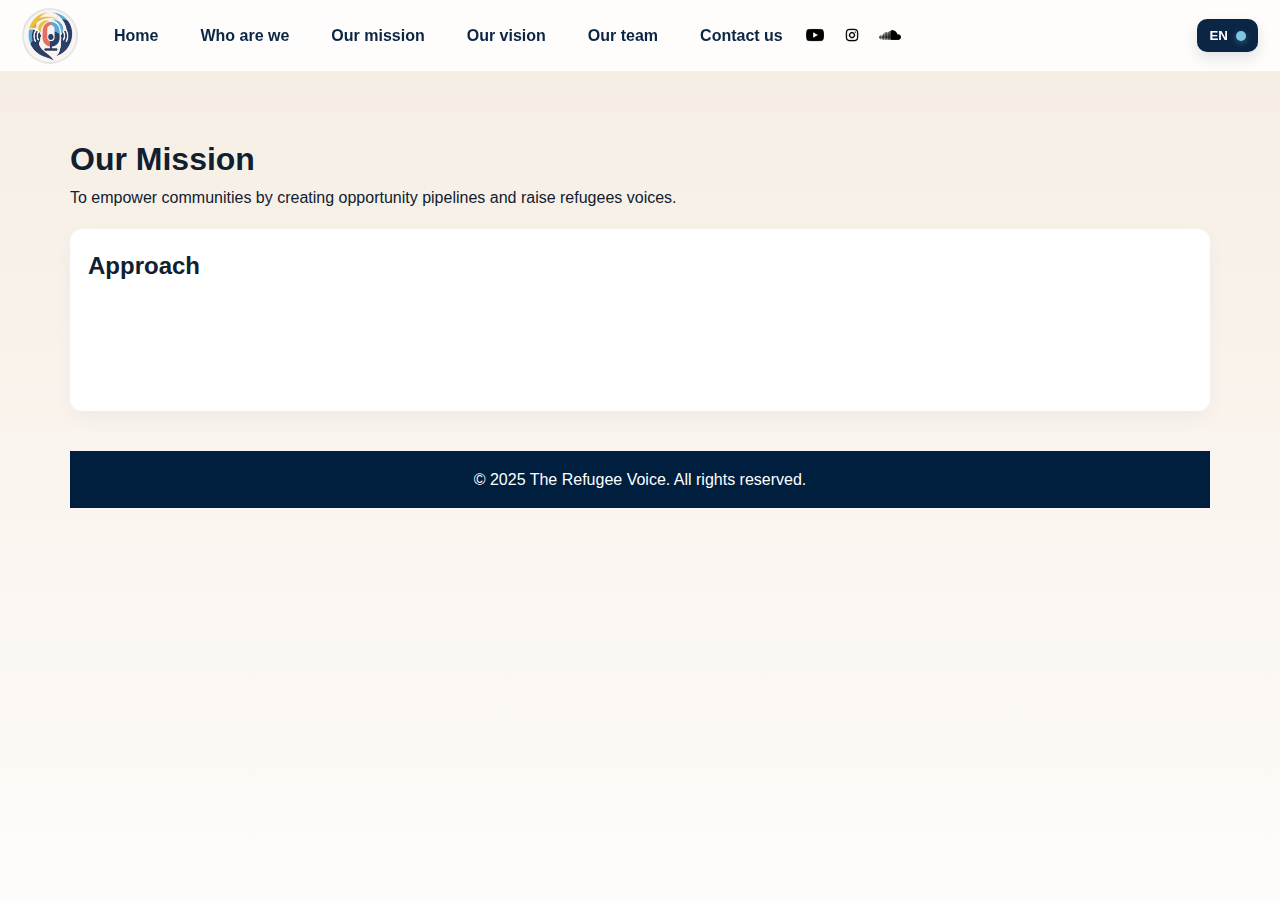
<file: TRV mission.html>
<!doctype html>
<html lang="en" dir="ltr">
<head>
  <meta charset="utf-8" />
  <meta name="viewport" content="width=device-width,initial-scale=1" />
  <title data-en="Our mission - The Refugee Voice" data-ar="مهمتنا - صوت اللاجئ">Our mission - The Refugee Voice</title>
  <link rel="website icon" type="jpg" href="The Refugee Voice logo.jpg">
  <link rel="stylesheet" href="TRV.css">
</head>
<body>
  <header class="header">
    <div style="display:flex; align-items:center; gap:12px;">
      <div class="logo-circle"><img src="The Refugee Voice logo.jpg" alt="logo"></div>
      <nav class="nav" aria-label="Primary">
        <a href="TRV home.html" data-en="Home" data-ar="الرئيسية">Home</a>
        <a href="TRV who.html" data-en="Who are we" data-ar="من نحن">Who are we</a>
        <a href="TRV mission.html" data-en="Our mission" data-ar="مهمتنا">Our mission</a>
        <a href="TRV vision.html" data-en="Our vision" data-ar="رؤيتنا">Our vision</a>
        <a href="TRV team.html" data-en="Our team" data-ar="فريقنا">Our team</a>
        <a href="TRV contact.html" data-en="Contact us" data-ar="اتصل بنا">Contact us</a>
      </nav>
      <div class="social-icons">
        <a href="https://youtube.com/@therefugeevoice?si=Zocd-Tin-MhrXB-x" target="_blank">
            <img class="youtube-icon" src="youtube icon.png">
        </a> 
        <a href="https://www.instagram.com/the.refugee.voice?igsh=MTJkem1xbHh4c3VsZA==" target="_blank">
            <img class="instagram-icon" src="instagram icon.png">
        </a> 
        
        <a href="https://on.soundcloud.com/TlsV9k1nKz6dkQgc73" target="_blank">
            <img class="soundcloud-icon" src="soundcloud icon.png">
        </a>
      </div>
    </div>

    <div class="controls">
      <button class="lang-toggle">EN<span class="dot"></span></button>
      <button class="hamburger"><span class="bar"></span></button>
      <div class="mobile-nav" style="display:none">
        <a href="TRV home.html" data-en="Home" data-ar="الرئيسية">Home</a>
        <a href="TRV who.html" data-en="Who are we" data-ar="من نحن">Who are we</a>
        <a href="TRV mission.html" data-en="Our mission" data-ar="مهمتنا">Our mission</a>
        <a href="TRV vision.html" data-en="Our vision" data-ar="رؤيتنا">Our vision</a>
        <a href="TRV team.html" data-en="Our team" data-ar="فريقنا">Our team</a>
        <a href="TRV contact.html" data-en="Contact us" data-ar="اتصل بنا">Contact us</a>
      </div>
    </div>
  </header>

  <main class="container">
    <section class="page-hero fade-up">
      <div>
        <h1 class="page-title" data-en="Our Mission" data-ar="مهمتنا">Our Mission</h1>
        <p class="page-sub" data-en="To empower communities by creating opportunity pipelines and raise refugees voices."
         data-ar=" تمكين المجتمعات عبر خلق قنوات للفرص رفع اصوات اللاجئين.">Our mission sub</p>
      </div>
    </section>

    <section class="card fade-up">
      <h2 data-en="Approach" data-ar="النهج">Approach</h2>
      <p data-en="1 — We work to provide a safe, respectful space where stories can be told openly and honestly,
      without fear of being judged or misrepresented."
      data-ar="١ — نحن نعمل على توفير مساحة آمنة ومحترمة يمكن فيها سرد القصص بانفتاح وصدق، دون خوف من الحكم أو التشويه.">
      1 — We work to provide a safe, respectful space where stories can be told openly and honestly,
      without fear of being judged or misrepresented.
      </p>
      <p data-en="2 — We work on challenging stereotypes and break down the harmful labels that reduce refugees to numbers,
      headlines, or statistics."
      data-ar="٢ — نحن نعمل على تحدي الصور النمطية وكسر التصنيفات الضارة التي تختزل اللاجئين إلى أرقام أو عناوين أو إحصاءات.">
      2 — We work to challenge stereotypes and break down the harmful labels that reduce refugees to numbers,
      headlines, or statistics."
      </p>
      <p data-en="3 — We try to establish human rapports and spread empathy.
      We believe stories have the power to open hearts and change minds."
      data-ar="٣ — نحاول بناء علاقات إنسانية ونشر التعاطف. نحن نؤمن أن للقصص قوة على فتح القلوب وتغيير العقول.">
      3 — We try to establish human rapports and spread empathy.
      We believe stories have the power to open hearts and change minds.
      </p>
      <p data-en="4 — Amplifying refugee voices so they can inspire,
      inform, and remind the world that we are not just stories from the past, but also part of the future."
      data-ar="٤ — تعزيز أصوات اللاجئين ليتمكنوا من الإلهام، والإفادة، وتذكير العالم بأننا لسنا قصص من الماضي فحسب، بل جزء من المستقبل أيضًا.">
      4 — Amplifying refugee voices so they can inspire,
      inform, and remind the world that we are not just stories from the past, but also part of the future.
      </p>
    </section>

    <footer>
      <p data-en="&copy; 2025 The Refugee Voice. All rights reserved."
        data-ar="© 2025 صوت اللاجئ. جميع الحقوق محفوظة.">
        &copy; 2025 The Refugee Voice. All rights reserved.</p>
    </footer>
  </main>

  <script src="TRV.js"></script>
</body>
</html>
</file>
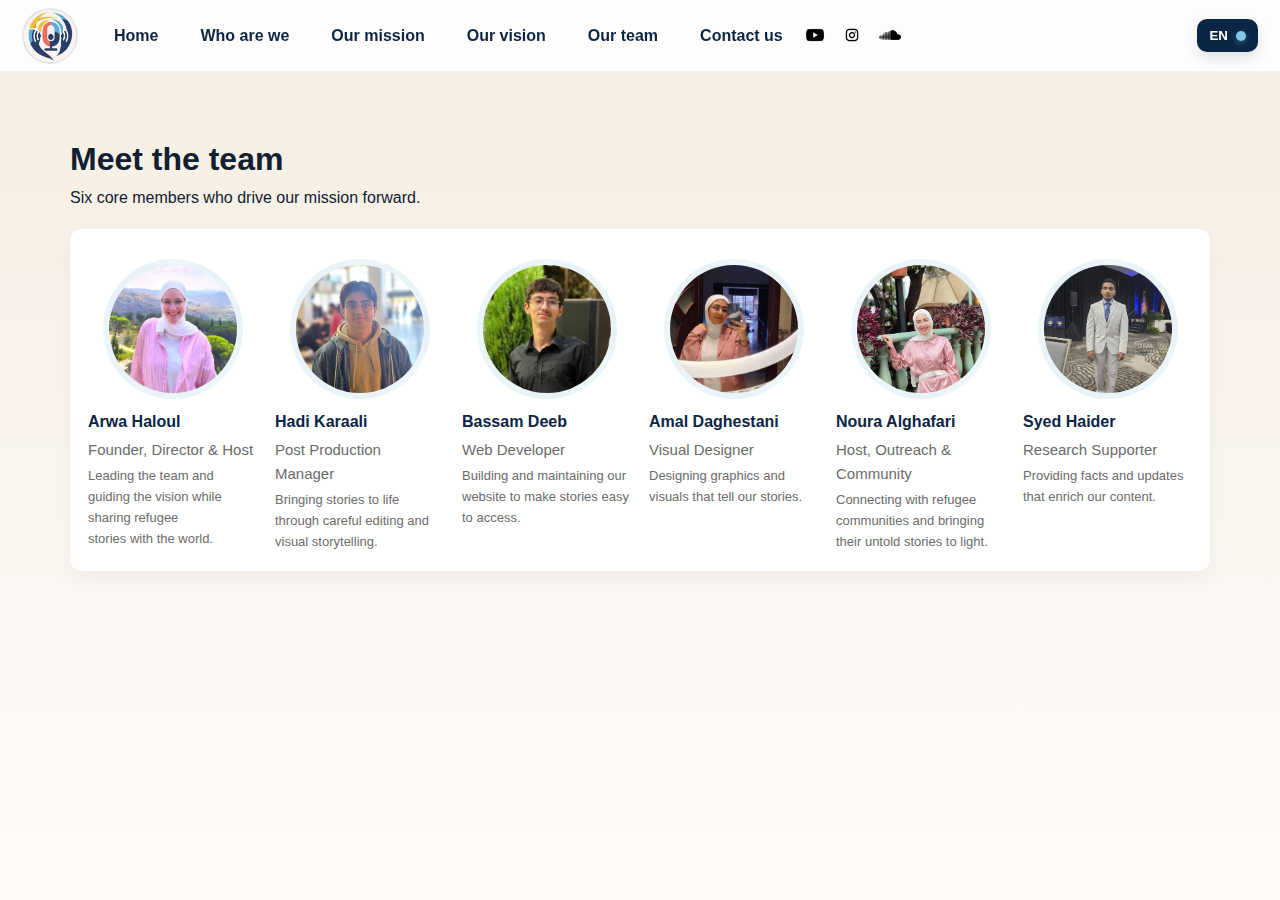
<file: TRV team.html>
<!doctype html>
<html lang="en" dir="ltr">
<head>
  <meta charset="utf-8" />
  <meta name="viewport" content="width=device-width,initial-scale=1" />
  <title data-en="Our team - The Refugee Voice" data-ar="فريقنا - صوت اللاجئ">Our team - The Refugee Voice</title>
  <link rel="website icon" type="jpg" href="The Refugee Voice logo.jpg">
  <link rel="stylesheet" href="TRV.css">
</head>
<body>
  <header class="header">
    <div style="display:flex; align-items:center; gap:12px;">
      <div class="logo-circle"><img src="The Refugee Voice logo.jpg" alt="logo"></div>
      <nav class="nav" aria-label="Primary">
        <a href="TRV home.html" data-en="Home" data-ar="الرئيسية">Home</a>
        <a href="TRV who.html" data-en="Who are we" data-ar="من نحن">Who are we</a>
        <a href="TRV mission.html" data-en="Our mission" data-ar="مهمتنا">Our mission</a>
        <a href="TRV vision.html" data-en="Our vision" data-ar="رؤيتنا">Our vision</a>
        <a href="TRV team.html" data-en="Our team" data-ar="فريقنا">Our team</a>
        <a href="TRV contact.html" data-en="Contact us" data-ar="اتصل بنا">Contact us</a>
      </nav>
      <div class="social-icons">
        <a href="https://youtube.com/@therefugeevoice?si=Zocd-Tin-MhrXB-x" target="_blank">
            <img class="youtube-icon" src="youtube icon.png">
        </a> 
        <a href="https://www.instagram.com/the.refugee.voice?igsh=MTJkem1xbHh4c3VsZA==" target="_blank">
            <img class="instagram-icon" src="instagram icon.png">
        </a> 
        
        <a href="https://on.soundcloud.com/TlsV9k1nKz6dkQgc73" target="_blank">
            <img class="soundcloud-icon" src="soundcloud icon.png">
        </a>
      </div>
    </div>

    <div class="controls">
      <button class="lang-toggle">EN<span class="dot"></span></button>
      <button class="hamburger"><span class="bar"></span></button>
      <div class="mobile-nav" style="display:none">
        <a href="TRV home.html" data-en="Home" data-ar="الرئيسية">Home</a>
        <a href="TRV who.html" data-en="Who are we" data-ar="من نحن">Who are we</a>
        <a href="TRV mission.html" data-en="Our mission" data-ar="مهمتنا">Our mission</a>
        <a href="TRV vision.html" data-en="Our vision" data-ar="رؤيتنا">Our vision</a>
        <a href="TRV team.html" data-en="Our team" data-ar="فريقنا">Our team</a>
        <a href="TRV contact.html" data-en="Contact us" data-ar="اتصل بنا">Contact us</a>
      </div>
    </div>
  </header>

  <main class="container">
    <section class="page-hero fade-up">
      <div>
        <h1 class="page-title" data-en="Meet the team" data-ar="تعرف على الفريق">Meet the team</h1>
        <p class="page-sub" data-en="Six core members who drive our mission forward." data-ar="ستة أعضاء أساسيين يدفعون مهمتنا قدماً.">Meet the team</p>
      </div>
    </section>

    <section class="card fade-up">
      <div class="team-grid">
        <!-- Member 1 -->
        <div class="team-member">
          <div class="avatar">
            <img src="arwa's pic.jpg" alt="Member 1">
          </div>
          <div class="member-name" data-en="Arwa Haloul" data-ar="أروى حالول">Arwa Haloul</div>
          <div class="member-role" data-en="Founder, Director & Host " data-ar="المؤسسة، المديرة والمُقدمة">Founder, Director & Host</div>
          <div class="member-role-exp" data-en="Leading the team and guiding
             the vision while sharing refugee stories with the world."
            data-ar="تقود الفريق وتوجّه الرؤية بينما تشارك قصص اللاجئين مع العالم.">
            Leading the team and guiding the vision while sharing refugee stories with the world.</div>
        </div>

        <!-- Member 2 -->
        <div class="team-member">
          <div class="avatar">
            <img src="hadi's pic.jpg" alt="Member 2">
          </div>
          <div class="member-name" data-en="Hadi Karaali" data-ar="هادي قرة علي">Hadi Karaali</div>
          <div class="member-role" data-en="Post Production Manager" data-ar="مدير ما بعد الإنتاج">Post Production Manager</div>
          <div class="member-role-exp" data-en="Bringing stories to life through careful editing and visual storytelling."
          data-ar="يُعيد إحياء القصص من خلال التحرير الدقيق والسرد البصري.">
          Bringing stories to life through careful editing and visual storytelling.</div>
        </div>

        <!-- Member 3 -->
        <div class="team-member">
          <div class="avatar">
            <img src="bassam's pic.jpg" alt="Member 3"> 
          </div>
          <div class="member-name" data-en="Bassam Deeb" data-ar="بسام ديب">Bassam Deeb</div>
          <div class="member-role" data-en="Web Developer" data-ar="مطوّر الويب">Web Developer</div>
          <div class="member-role-exp"  data-en="Building and maintaining our website to make stories easy to access."
          data-ar="يبني ويُدير موقعنا الإلكتروني لتسهيل الوصول إلى القصص.">
          Building and maintaining our website to make stories easy to access.</div>
        </div>

        <!-- Member 4 -->
        <div class="team-member">
          <div class="avatar">
            <img src="amal's pic.jpg" alt="Member 4">
          </div>
          <div class="member-name" data-en="Amal Daghestani" data-ar="أمل داغستاني">Amal Daghestani</div>
          <div class="member-role" data-en="Visual Designer" data-ar="المصممة البصرية">Visual Designer</div>
          <div class="member-role-exp"  data-en="Designing graphics and visuals that tell our stories."
          data-ar="تصمّم الرسومات والمرئيات التي تروي قصصنا.">
          Designing graphics and visuals that tell our stories.</div>
        </div>

        <!-- Member 5 -->
        <div class="team-member">
          <div class="avatar">
            <img src="noura's pic.jpg" alt="Member 5">
          </div>
          <div class="member-name" data-en="Noura Alghafari" data-ar="نورا الغفري">Noura Alghafari</div>
          <div class="member-role" data-en="Host, Outreach & Community"data-ar="المُقدمة، التواصل والمجتمع">Host, Outreach & Community</div>
          <div class="member-role-exp" data-en="Connecting with refugee communities and bringing their untold stories to light."
          data-ar="تتواصل مع مجتمعات اللاجئين وتُبرز قصصهم غير المروية.">
          Connecting with refugee communities and bringing their untold stories to light.</div>
        </div>
        <!--Member 6-->
        <div class="team-member">
          <div class="avatar">
            <img src="syed's pic.jpg" alt="Member 5">
          </div>
          <div class="member-name" data-en="Syed Haider" data-ar="سايد هايدر">Syed Haider</div>
          <div class="member-role" data-en="Research Supporter" data-ar="داعم بحثي">Research Supporter</div>
          <div class="member-role-exp" data-en="Providing facts and updates that enrich our content."
          data-ar="يُقدّم الحقائق والتحديثات التي تُثري محتوانا.">
          Providing facts and updates that enrich our content.</div>
        </div>
      </div>
    </section>
  </main>

  <script src="TRV.js"></script>
</body>
</html>
</file>
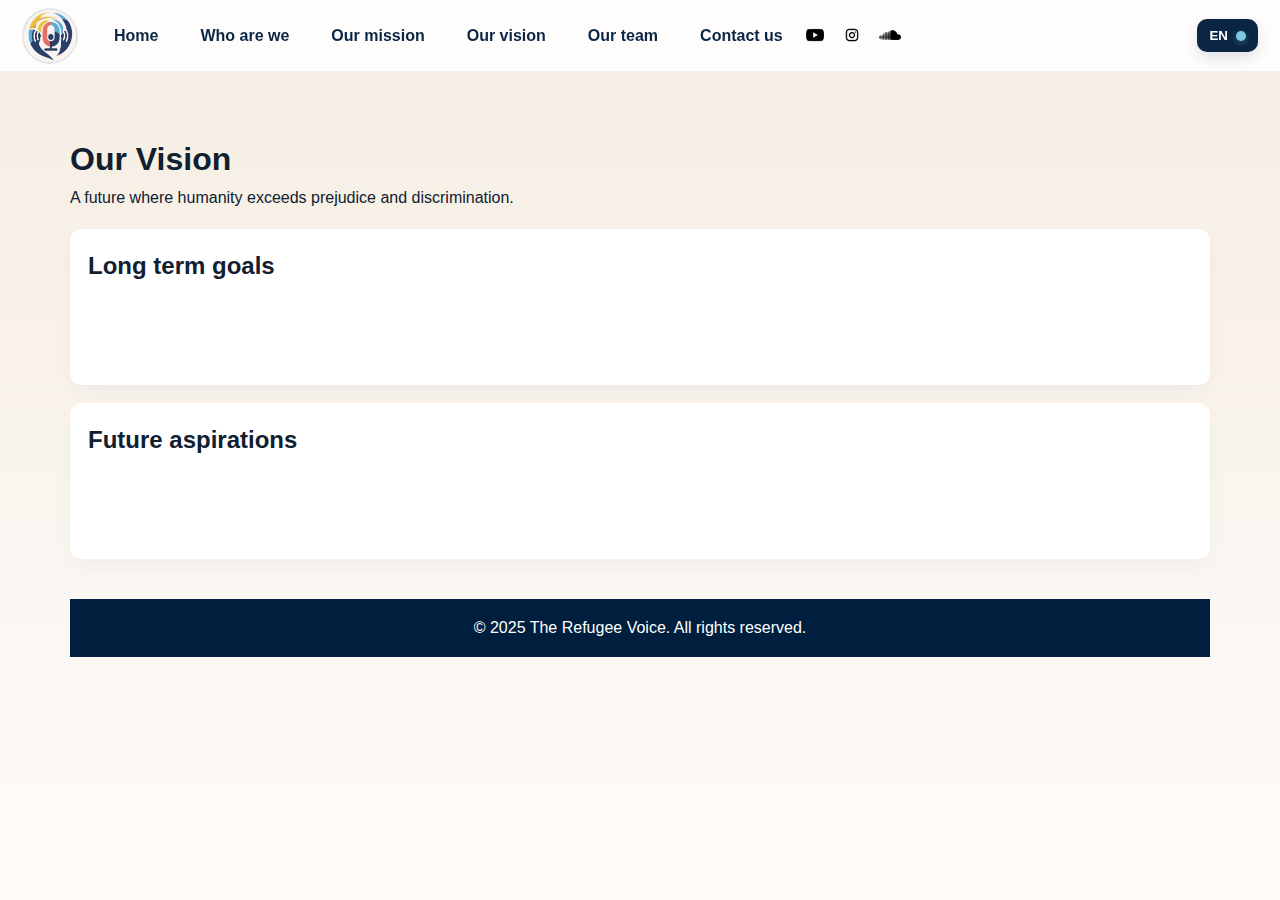
<file: TRV vision.html>
<!doctype html>
<html lang="en" dir="ltr">
<head>
  <meta charset="utf-8" />
  <meta name="viewport" content="width=device-width,initial-scale=1" />
  <title data-en="Our vision - The Refugee Voice" data-ar="رؤيتنا - صوت اللاجئ">The Refugee Voice - Initiative</title>
  <link rel="website icon" type="jpg" href="The Refugee Voice logo.jpg">
  <link rel="stylesheet" href="TRV.css">
</head>
<body>
  <header class="header">
    <div style="display:flex; align-items:center; gap:12px;">
      <div class="logo-circle"><img src="The Refugee Voice logo.jpg" alt="logo"></div>
      <nav class="nav" aria-label="Primary">
        <a href="TRV home.html" data-en="Home" data-ar="الرئيسية">Home</a>
        <a href="TRV who.html" data-en="Who are we" data-ar="من نحن">Who are we</a>
        <a href="TRV mission.html" data-en="Our mission" data-ar="مهمتنا">Our mission</a>
        <a href="TRV vision.html" data-en="Our vision" data-ar="رؤيتنا">Our vision</a>
        <a href="TRV team.html" data-en="Our team" data-ar="فريقنا">Our team</a>
        <a href="TRV contact.html" data-en="Contact us" data-ar="اتصل بنا">Contact us</a>
      </nav>
      <div class="social-icons">
        <a href="https://youtube.com/@therefugeevoice?si=Zocd-Tin-MhrXB-x" target="_blank">
            <img class="youtube-icon" src="youtube icon.png">
        </a> 
        <a href="https://www.instagram.com/the.refugee.voice?igsh=MTJkem1xbHh4c3VsZA==" target="_blank">
            <img class="instagram-icon" src="instagram icon.png">
        </a> 
        
        <a href="https://on.soundcloud.com/TlsV9k1nKz6dkQgc73" target="_blank">
            <img class="soundcloud-icon" src="soundcloud icon.png">
        </a>
      </div>
    </div>

    <div class="controls">
      <button class="lang-toggle">EN<span class="dot"></span></button>
      <button class="hamburger"><span class="bar"></span></button>
      <div class="mobile-nav" style="display:none">
        <a href="TRV home.html" data-en="Home" data-ar="الرئيسية">Home</a>
        <a href="TRV who.html" data-en="Who are we" data-ar="من نحن">Who are we</a>
        <a href="TRV mission.html" data-en="Our mission" data-ar="مهمتنا">Our mission</a>
        <a href="TRV vision.html" data-en="Our vision" data-ar="رؤيتنا">Our vision</a>
        <a href="TRV team.html" data-en="Our team" data-ar="فريقنا">Our team</a>
        <a href="TRV contact.html" data-en="Contact us" data-ar="اتصل بنا">Contact us</a>
      </div>
    </div>
  </header>

  <main class="container">
    <section class="page-hero fade-up">
      <div>
        <h1 class="page-title" data-en="Our Vision" data-ar="رؤيتنا">Our Vision</h1>
        <p class="page-sub" data-en="A future where humanity exceeds prejudice and discrimination."
        data-ar="مستقبل تتجاوز فيه الإنسانية التحيز والتمييز.">
        A future where humanity exceeds prejudice and discrimination.
        </p>
      </div>
    </section>

    <section class="card fade-up">
      <h2 data-en="Long term goals" data-ar="الأهداف طويلة المدى">Long term goals</h2>
      <p data-en="1 — Build societies where empathy replaces prejudice and no one is reduced to a statistic."
      data-ar="١ — بناء مجتمعات يحل فيها التعاطف محل التحيز، ولا يُختزل فيها أحد إلى مجرد رقم.">
      1 — Build societies where empathy replaces prejudice and no one is reduced to a statistic.
      </p>
      <p data-en="2 — Highlight refugees as dreamers, leaders, creators, and contributors."
      data-ar="٢ — إبراز اللاجئين كحالمين وقادة ومبدعين ومساهمين.">
      2 — Highlight refugees as dreamers, leaders, creators, and contributors.
      </p>
      <p data-en="3 — Grow The Refugee Voice into a lasting movement for dignity, solidarity, and shared humanity."
      data-ar="٣ — نمو صوت اللاجئ ليصبح حركة مستدامة من أجل الكرامة، والتضامن، والإنسانية المشتركة.">
      3 — Grow The Refugee Voice into a lasting movement for dignity, solidarity, and shared humanity.
      </p>
    </section>

    <section class="card fade-up">
      <h2 data-en="Future aspirations" data-ar="التطلعات المستقبلية">Future aspirations</h2>
      <p data-en="1 — Expand beyond storytelling to support refugees in practical ways."
      data-ar="١ — التوسع الى ما يتجاوز سرد القصص لدعم اللاجئين بطرق عملية.">
      1 — Expand beyond storytelling to support refugees in practical ways.
      </p>
      <p data-en="2 — Create opportunities for community support, fundraising, and direct assistance."
      data-ar="٢ — خلق فرص للدعم المجتمعي، وجمع التبرعات، والمساعدة المباشرة.">
      2 — Create opportunities for community support, fundraising, and direct assistance.
      </p>
      <p data-en="3 — Partner with organizations to bring real-life impact alongside raising awareness."
      data-ar="٣ — الشراكة مع المنظمات لإحداث أثر حقيقي إلى جانب رفع الوعي.">
      3 — Partner with organizations to bring real-life impact alongside raising awareness.
      </p>
    </section>

    <footer>
      <p data-en="&copy; 2025 The Refugee Voice. All rights reserved."
        data-ar="© 2025 صوت اللاجئ. جميع الحقوق محفوظة.">
        &copy; 2025 The Refugee Voice. All rights reserved.</p>
    </footer>

  <script src="TRV.js"></script>
</body>
</html>
</file>
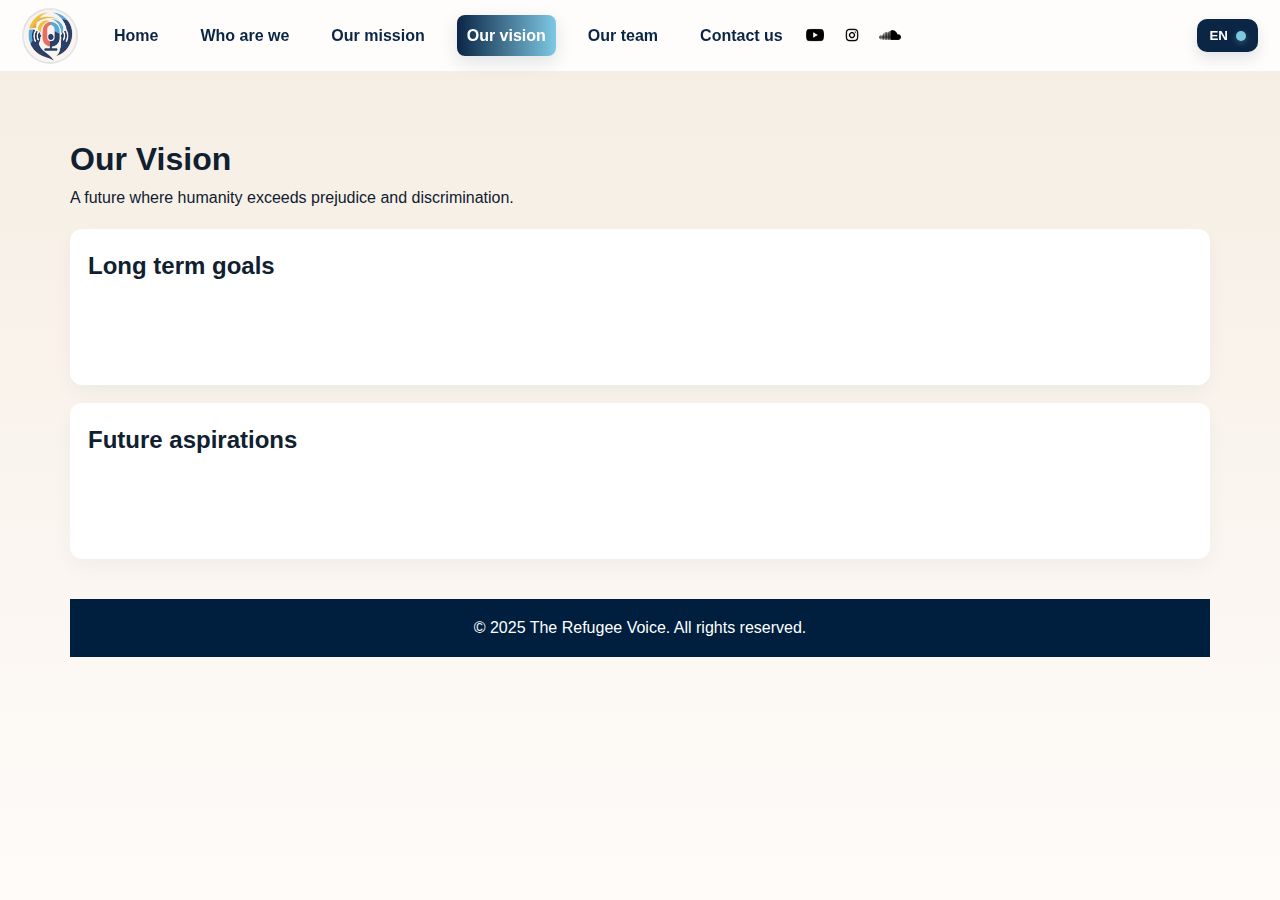
<file: vision.html>
<!doctype html>
<html lang="en" dir="ltr">
<head>
  <meta charset="utf-8" />
  <meta name="viewport" content="width=device-width,initial-scale=1" />
  <title data-en="Our vision - The Refugee Voice" data-ar="رؤيتنا - صوت اللاجئ">The Refugee Voice - Initiative</title>
  <link rel="website icon" type="jpg" href="The Refugee Voice logo.jpg">
  <link rel="stylesheet" href="TRV.css">
</head>
<body>
  </head>
<body>
  <header class="header">
    <div style="display:flex; align-items:center; gap:12px;">
      <div class="logo-circle">
        <img src="The Refugee Voice logo.jpg" alt="logo">
      </div>
      <nav class="nav" aria-label="Primary">
        <a href="home.html" data-en="Home" data-ar="الرئيسية">Home</a>
        <a href="who.html" data-en="Who are we" data-ar="من نحن">Who are we</a>
        <a href="mission.html" data-en="Our mission" data-ar="مهمتنا">Our mission</a>
        <a href="vision.html" data-en="Our vision" data-ar="رؤيتنا">Our vision</a>
        <a href="team.html" data-en="Our team" data-ar="فريقنا">Our team</a>
        <a href="contact.html" data-en="Contact us" data-ar="اتصل بنا">Contact us</a>
      </nav>
      <div class="social-icons">
        <a href="https://youtube.com/@therefugeevoice?si=Zocd-Tin-MhrXB-x" target="_blank">
            <img class="youtube-icon" src="youtube icon.png">
        </a> 
        <a href="https://www.instagram.com/the.refugee.voice?igsh=MTJkem1xbHh4c3VsZA==" target="_blank">
            <img class="instagram-icon" src="instagram icon.png">
        </a> 
        
        <a href="https://on.soundcloud.com/TlsV9k1nKz6dkQgc73" target="_blank">
            <img class="soundcloud-icon" src="soundcloud icon.png">
        </a>
      </div>
    </div>

    <div class="controls">
      <button class="lang-toggle" aria-label="Toggle language">EN<span class="dot"></span></button>
      <button class="hamburger" aria-label="Open menu">
        <span class="bar"></span>
      </button>
      <div class="mobile-nav" style="display:none">
        <a href="home.html" data-en="Home" data-ar="الرئيسية">Home</a>
        <a href="who.html" data-en="Who are we" data-ar="من نحن">Who are we</a>
        <a href="mission.html" data-en="Our mission" data-ar="مهمتنا">Our mission</a>
        <a href="vision.html" data-en="Our vision" data-ar="رؤيتنا">Our vision</a>
        <a href="team.html" data-en="Our team" data-ar="فريقنا">Our team</a>
        <a href="contact.html" data-en="Contact us" data-ar="اتصل بنا">Contact us</a>
      </div>
    </div>
  </header>

  <main class="container">
    <section class="page-hero fade-up">
      <div>
        <h1 class="page-title" data-en="Our Vision" data-ar="رؤيتنا">Our Vision</h1>
        <p class="page-sub" data-en="A future where humanity exceeds prejudice and discrimination."
        data-ar="مستقبل تتجاوز فيه الإنسانية التحيز والتمييز.">
        A future where humanity exceeds prejudice and discrimination.
        </p>
      </div>
    </section>

    <section class="card fade-up">
      <h2 data-en="Long term goals" data-ar="الأهداف طويلة المدى">Long term goals</h2>
      <p data-en="1 — Build societies where empathy replaces prejudice and no one is reduced to a statistic."
      data-ar="١ — بناء مجتمعات يحل فيها التعاطف محل التحيز، ولا يُختزل فيها أحد إلى مجرد رقم.">
      1 — Build societies where empathy replaces prejudice and no one is reduced to a statistic.
      </p>
      <p data-en="2 — Highlight refugees as dreamers, leaders, creators, and contributors."
      data-ar="٢ — إبراز اللاجئين كحالمين وقادة ومبدعين ومساهمين.">
      2 — Highlight refugees as dreamers, leaders, creators, and contributors.
      </p>
      <p data-en="3 — Grow The Refugee Voice into a lasting movement for dignity, solidarity, and shared humanity."
      data-ar="٣ — نمو صوت اللاجئ ليصبح حركة مستدامة من أجل الكرامة، والتضامن، والإنسانية المشتركة.">
      3 — Grow The Refugee Voice into a lasting movement for dignity, solidarity, and shared humanity.
      </p>
    </section>

    <section class="card fade-up">
      <h2 data-en="Future aspirations" data-ar="التطلعات المستقبلية">Future aspirations</h2>
      <p data-en="1 — Expand beyond storytelling to support refugees in practical ways."
      data-ar="١ — التوسع الى ما يتجاوز سرد القصص لدعم اللاجئين بطرق عملية.">
      1 — Expand beyond storytelling to support refugees in practical ways.
      </p>
      <p data-en="2 — Create opportunities for community support, fundraising, and direct assistance."
      data-ar="٢ — خلق فرص للدعم المجتمعي، وجمع التبرعات، والمساعدة المباشرة.">
      2 — Create opportunities for community support, fundraising, and direct assistance.
      </p>
      <p data-en="3 — Partner with organizations to bring real-life impact alongside raising awareness."
      data-ar="٣ — الشراكة مع المنظمات لإحداث أثر حقيقي إلى جانب رفع الوعي.">
      3 — Partner with organizations to bring real-life impact alongside raising awareness.
      </p>
    </section>

    <footer>
      <p data-en="&copy; 2025 The Refugee Voice. All rights reserved."
        data-ar="© 2025 صوت اللاجئ. جميع الحقوق محفوظة.">
        &copy; 2025 The Refugee Voice. All rights reserved.</p>
    </footer>

  <script src="TRV.js"></script>
</body>
</html>
</file>
<file: TRV.css>
:root{
  --nav-height: 72px;

  /* Color palette */
  --beige: #F5EDE2;
  --navy: #0B2545;
  --accent-red: #D9534F;
  --accent-sky: #7EC8E3;

  --text: #102030;
  --muted: #6B6B6B;

  --radius: 12px;
}

/* reset */
*{box-sizing: border-box; margin:0; padding:0}
html,body{height:100%}
body{
  font-family: Inter, "Segoe UI", Roboto, "Helvetica Neue", Arial, sans-serif;
  color:var(--text);
  background: linear-gradient(180deg, var(--beige) 0%, #FEFBF9 100%);
  line-height:1.6;
  -webkit-font-smoothing:antialiased;
  -moz-osx-font-smoothing:grayscale;
  padding-top: var(--nav-height);
  transition: background .3s ease;
}

/* fixed top nav */
.header{
  position: fixed;
  top:0; left:0; right:0;
  height: var(--nav-height);
  display:flex;
  align-items:center;
  justify-content:space-between;
  padding:12px 22px;
  gap:12px;
  background: rgba(255,255,255,0.85);
  backdrop-filter: blur(6px);
  border-bottom: 1px solid rgba(11,37,69,0.06);
  z-index: 999;
}

/* logo circle */
.logo-circle{
  width:56px; height:56px;
  border-radius:50%;
  overflow:hidden;
  display:flex;
  align-items:center;
  justify-content:center;
  background: linear-gradient(135deg, rgba(11,37,69,0.06), rgba(126,200,227,0.06));
  border:2px solid rgba(11,37,69,0.08);
  flex-shrink:0;
}
.logo-circle img{width:100%; height:100%; object-fit:cover}

/* nav */
.nav{
  display:flex;
  gap:22px;
  align-items:center;
  margin-left:14px;
}
.nav a{
  color:var(--navy);
  text-decoration:none;
  font-weight:600;
  padding:8px 10px;
  border-radius:8px;
  transition: all .22s ease;
}
.nav a:hover{ background: rgba(11,37,69,0.06); transform: translateY(-2px)}
.nav a.active{
  background: linear-gradient(90deg,var(--navy), var(--accent-sky));
  color: #fff;
  box-shadow: 0 6px 18px rgba(11,37,69,0.12);
}

/* page controls */
.controls{
  display:flex;
  gap:10px;
  align-items:center;
}
.lang-toggle{
  border: none;
  background:var(--navy);
  color:white;
  padding:9px 12px;
  border-radius:10px;
  cursor:pointer;
  display:flex;
  gap:8px;
  align-items:center;
  font-weight:600;
  box-shadow: 0 6px 14px rgba(11,37,69,0.12);
}
.lang-toggle .dot{
  width:10px; height:10px; border-radius:50%;
  background: var(--accent-sky);
  box-shadow: 0 2px 6px rgba(126,200,227,0.35);
}

/* hamburger for mobile */
.hamburger{
  display:none;
  width:42px; height:42px;
  border-radius:8px;
  background:transparent;
  border:none;
  cursor:pointer;
  align-items:center; justify-content:center;
}
.hamburger .bar{ width:20px; height:2px; background:var(--navy); display:block; position:relative}
.hamburger .bar:before, .hamburger .bar:after{
  content:""; position:absolute; left:0; width:20px; height:2px; background:var(--navy);
}
.hamburger .bar:before{ top:-6px }
.hamburger .bar:after{ top:6px }

/* mobile nav drawer */
.mobile-nav{
  position: fixed;
  top: var(--nav-height); right: 12px;
  background: white;
  box-shadow: 0 10px 30px rgba(16,32,48,0.12);
  border-radius:12px;
  padding:12px;
  display:none;
  flex-direction:column;
  gap:8px;
  z-index: 999;
}

/* main container */
.container{
  max-width:1200px;
  margin: 32px auto;
  padding: 30px;
  transition: all .25s ease;
}

/* hero / page header */
/* Hero section */
.hero {
  position: relative;
  width: 100%;
  height: 100vh; /* full viewport height */
  overflow: hidden;
  display: flex;
  justify-content: center;
  align-items: center;
  color: white;
  text-align: center;
}

.hero-slideshow img {
  position: absolute;
  top: 0;
  left: 0;
  width: 100%;
  height: 100%;
  object-fit: cover;
  opacity: 0;
  transition: opacity 1s ease-in-out;
}

.hero-slideshow img.active {
  opacity: 1;
}

.hero-content {
  position: relative;
  bottom: 20;
  z-index: 2; /* above images */
  background-color: rgba(143, 150, 247, 0.596); /* semi-transparent navy overlay */
  padding: 2rem 3rem;
  border-radius: 10px;
  max-width: 800px;
  vertical-align: text-top;
  color: rgb(255, 255, 255);
}


/* content card */
.card{
  background: #fff;
  padding:18px;
  border-radius:12px;
  margin-top:18px;
  box-shadow: 0 8px 20px rgba(11,37,69,0.04);
  opacity: 0;
  transform: translateY(30px);
  animation: fadeInUp 0.8s ease forwards;
  transition: transform 0.3s ease, box-shadow 0.3s ease;
}

@keyframes fadeInUp {
  to {
    opacity: 1;
    transform: translateY(0);
  }
}

/* 2. Hover lift + shadow */
.card:hover {
  transform: translateY(-8px) scale(1.02);
  box-shadow: 0 15px 35px rgba(0, 0, 0, 0.15);
}

/* 3. Animated underline for headings */
.card h2 {
  position: relative;
  display: inline-block;
  padding-bottom: 5px;
}

.card h2::after {
  content: "";
  position: absolute;
  left: 0;
  bottom: 0;
  width: 0;
  height: 3px;
  background: #333; /* adjust to match your color palette */
  transition: width 0.4s ease;
}

.card:hover h2::after {
  width: 100%;
}

/* 4. Staggered fade + slide for inner content */
.card p,
.card li {
  opacity: 0;
  transform: translateX(30px);
  animation: slideFadeIn 0.6s ease forwards;
}

.card p:nth-child(2),
.card li:nth-child(2) { animation-delay: 0.2s; }

.card p:nth-child(3),
.card li:nth-child(3) { animation-delay: 0.4s; }

.card p:nth-child(4),
.card li:nth-child(4) { animation-delay: 0.6s; }

@keyframes slideFadeIn {
  to {
    opacity: 1;
    transform: translateX(0);
  }
}

/* team area */
.team-grid{
  display:grid;
  grid-template-columns: repeat(auto-fit, minmax(160px, 1fr));
  gap:18px;
  margin-top:12px;
}
.team-member{
  text-align:center;
}
.team-member .avatar{
  width:140px; height:140px;
  margin:0 auto;
  border-radius:50%;
  overflow:hidden;
  position:relative;
  transition: transform .28s ease;
  border: 6px solid rgba(126,200,227,0.12);
  background: linear-gradient(135deg, rgba(11,37,69,0.04), rgba(126,200,227,0.02));
}
.team-member img{ width:100%; height:100%; object-fit:cover; display:block}
.team-member:hover .avatar{ transform: translateY(-8px) }
/* captions */
.member-name{ margin-top:10px; font-weight:700; color:var(--navy);}
.member-role{ font-size:15px; color:var(--muted); margin-top:4px}
.member-role-exp{font-size: 13px; color:var(--muted); margin-top: 4px;}

/* contact form */
section form {max-width: 500px;}
.form{ display:flex; gap:12px; margin-top:12px;}

input[type="text"], input[type="email"], textarea{
  padding:12px 14px; border-radius:10px; border:1px solid rgba(16,32,48,0.08);
  font-size:14px; outline:none;
}
textarea{ min-height:120px; min-width: 300px; resize:vertical }
button.cta{
  background: linear-gradient(90deg,var(--navy), var(--accent-sky));
  color:white; border:none; padding:12px 18px; border-radius:12px; cursor:pointer; font-weight:700;
  box-shadow: 0 8px 18px rgba(11,37,69,0.12);
}

/* subtle animations */
.fade-up{ opacity:0; transform: translateY(8px); transition: all .5s cubic-bezier(.2,.9,.3,1) }
.fade-up.visible{ opacity:1; transform: translateY(0) }

/* responsive */
@media (max-width:900px){
  .nav{ display:none }
  .hamburger{ display:flex }
  .mobile-nav{ display:flex; right:12px; left:12px }
  .header{ padding:10px 12px }
  .page-hero{ flex-direction:column; align-items:flex-start }
  .team-member .bubble{ left: auto; right: 18px }
  form{ flex:1; display:flex; flex-direction:column; align-items: center; gap:6px; width: 300px;}
  form .message{ width: 50%; margin-right: 20px;}
  form .textarea{ padding: 0px; min-width:50%;}
  form .contact-email{ font-size: 12px;}
  form label{display: block;}
  body{ padding-top:64px }
}

/* Main content grows to push footer down */
.page {
  flex: 1; /* fills remaining space */
  padding: 6rem 1rem 2rem; /* top padding for header */
}

/* Footer styling */
footer {
  background: #001f3f;
  color: white;
  text-align: center;
  display: flex;
  justify-content: center;
  align-items: center;
  padding: 1rem;
  width: 100%;
  margin-top: 40px;
}



/* RTL adjustments when dir="rtl" on html */
html[dir="rtl"] .header{ direction: rtl }
html[dir="rtl"] .nav a{ text-align:right }
html[dir="rtl"] .page-hero{ direction: rtl }
html[dir="rtl"] .logo-circle{ order:2 }

/* icons*/
.social-icons {
  display: flex;
  align-items: center; /* vertical alignment with nav */
  justify-content: center;
  vertical-align: top;
  gap: 1rem;
}

.social-icons a {
  color: white;
  font-size: 1.4rem;
  transition: color 0.3s ease;
}

.social-icons a:hover {
  color: #87CEEB; /* sky blue hover */
}
.youtube-icon{
  height: 20px;
  margin-top: 10px;
}
.instagram-icon{
  height: 22px;
  margin-top: 10px;
}
.soundcloud-icon{
  height: 22px;
  margin-top: 10px;
}

/*mission-card/*

/* Smooth pop-in on load */
.mission-card {
  opacity: 0;
  transform: translateY(30px);
  animation: popIn 0.8s forwards ease;
  position: relative;
  transition: transform 0.3s ease;
}

@keyframes popIn {
  to {
    opacity: 1;
    transform: translateY(0);
  }
}

/* Gradient glow border on hover */
.mission-card::before {
  content: "";
  position: absolute;
  inset: 0;
  border-radius: 12px;
  padding: 2px;
  background: linear-gradient(45deg, rgb(100, 100, 235), #ff758c);
  -webkit-mask:linear-gradient(#fff 0 0) content-box,
  linear-gradient(#fff 0 0);    
  -webkit-mask-composite: destination-out;
  mask-composite: exclude;
  opacity: 0;
  transition: opacity 0.4s ease;
}

/* Scale + border glow on hover */
.mission-card:hover::before {
  opacity: 1;
}

.mission-card:hover {
  transform: scale(1.02);
}
</file>
